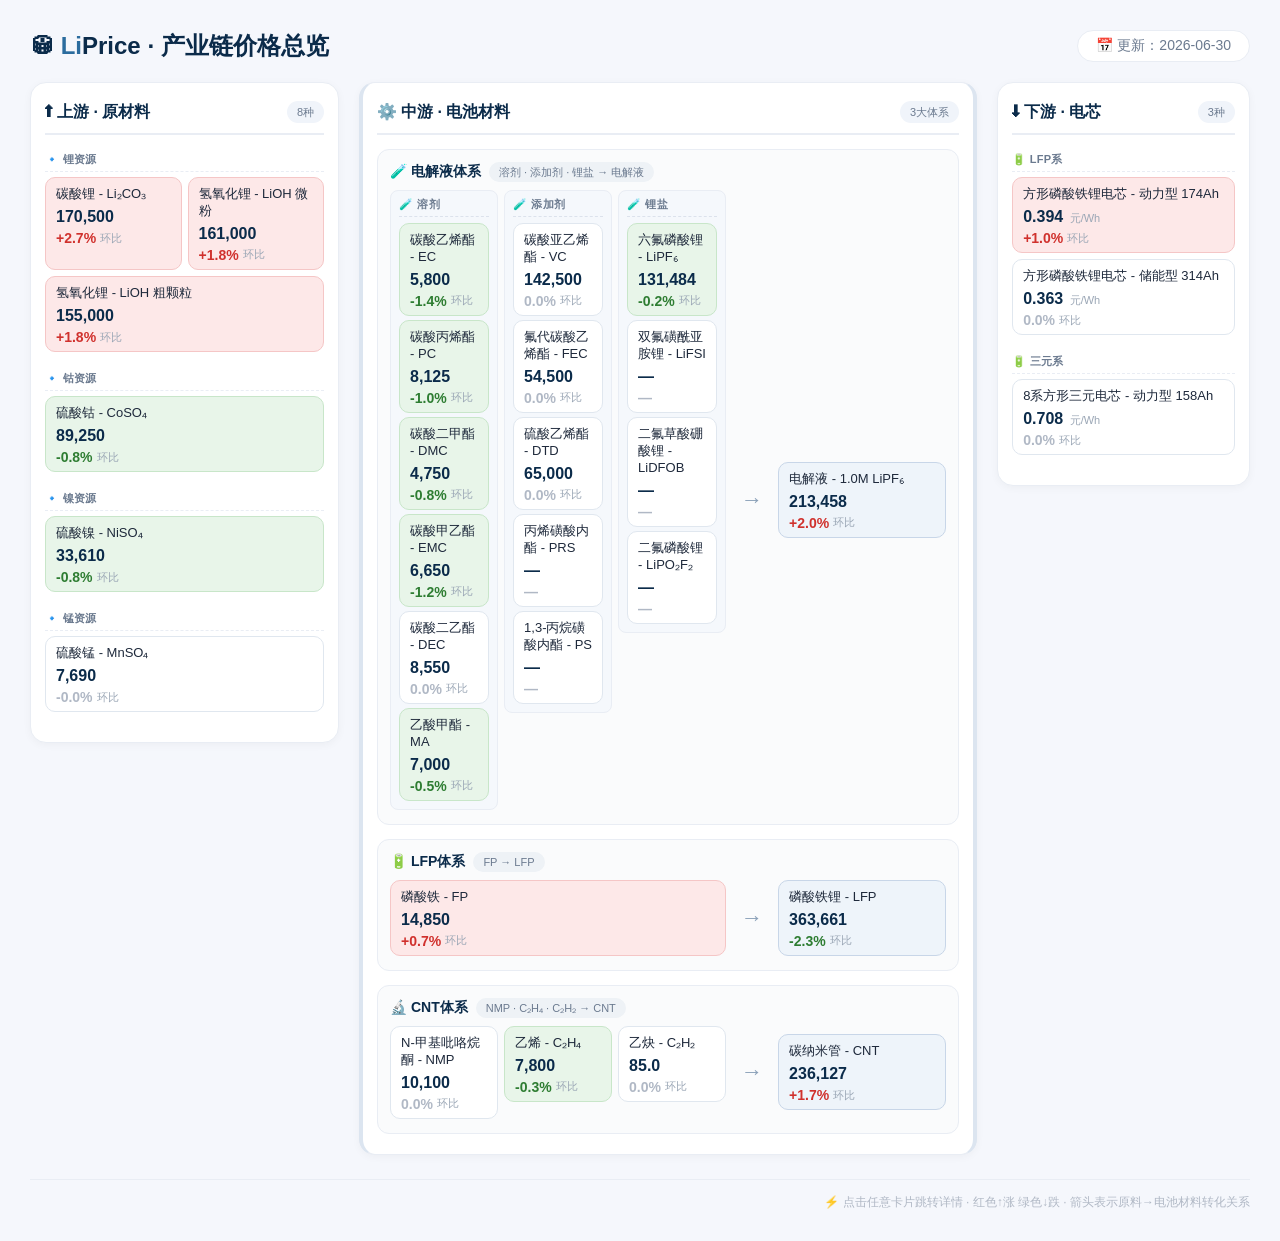
<file: 02_Output/UI/overview_page_redesign_0629.html>
<!DOCTYPE html>
<html lang="zh-CN">
<head>
    <meta charset="UTF-8" />
    <meta name="viewport" content="width=device-width, initial-scale=1.0" />
    <title>产业链价格看板 · 总览</title>
    <style>
        * {
            margin: 0;
            padding: 0;
            box-sizing: border-box;
        }
        body {
            font-family: 'Calibri', 'Microsoft YaHei', sans-serif;
            background: #f5f7fc;
            padding: 30px;
            color: #1e293b;
        }

        .container {
            max-width: 1440px;
            margin: 0 auto;
        }

        /* 页眉 */
        .page-header {
            display: flex;
            justify-content: space-between;
            align-items: center;
            margin-bottom: 20px;
            flex-wrap: wrap;
            gap: 12px;
        }
        .page-header h1 {
            font-size: 24px;
            font-weight: 600;
            color: #0b2b4a;
        }
        .page-header h1 span {
            color: #2b6c9e;
        }
        .page-header .update {
            font-size: 14px;
            color: #6b7a8f;
            background: #fff;
            padding: 6px 18px;
            border-radius: 20px;
            border: 1px solid #e9edf4;
        }

        /* 三列布局：上游 | 中游 | 下游 */
        .three-col {
            display: grid;
            grid-template-columns: 1.1fr 2.2fr 0.9fr;
            gap: 20px;
            align-items: start;
        }
        @media (max-width: 1200px) {
            .three-col {
                grid-template-columns: 1fr 1.5fr 1fr;
            }
        }
        @media (max-width: 992px) {
            .three-col {
                grid-template-columns: 1fr;
                gap: 24px;
            }
        }

        /* 每一列 */
        .col {
            background: #fff;
            border-radius: 16px;
            padding: 18px 14px 20px;
            border: 1px solid #e9edf4;
            box-shadow: 0 2px 8px rgba(0, 0, 0, 0.04);
            height: fit-content;
        }

        .col-header {
            display: flex;
            justify-content: space-between;
            align-items: center;
            padding-bottom: 10px;
            border-bottom: 2px solid #e9edf4;
            margin-bottom: 14px;
        }
        .col-header .title {
            font-size: 16px;
            font-weight: 600;
            color: #0b2b4a;
        }
        .col-header .title .emoji {
            margin-right: 4px;
        }
        .col-header .count {
            font-size: 11px;
            color: #6b7a8f;
            background: #f0f4fa;
            padding: 0px 10px;
            border-radius: 12px;
            line-height: 22px;
            white-space: nowrap;
        }

        /* 卡片网格 */
        .card-grid {
            display: flex;
            flex-wrap: wrap;
            gap: 6px;
        }

        /* 单个材料卡片 */
        .mat-card {
            flex: 1 1 calc(50% - 6px);
            min-width: 90px;
            border-radius: 10px;
            padding: 8px 10px 6px;
            border: 1px solid #e0e7ef;
            transition: all 0.15s;
            cursor: pointer;
            display: flex;
            flex-direction: column;
            background: #ffffff;
        }
        .mat-card:hover {
            transform: translateY(-2px);
            box-shadow: 0 6px 14px rgba(0, 0, 0, 0.06);
            border-color: #b0c4db;
        }

        /* 涨跌背景色 */
        .mat-card.up {
            background: #fde8e8;
            border-color: #f5c6c6;
        }
        .mat-card.down {
            background: #e8f5e9;
            border-color: #c8e6c9;
        }
        .mat-card.flat {
            background: #ffffff;
            border-color: #e0e7ef;
        }

        /* 第一行：中文名 + 化学式 */
        .mat-card .name {
            font-size: 13px;
            font-weight: 500;
            color: #1e293b;
            line-height: 1.3;
            margin-bottom: 2px;
        }
        .mat-card .name .chem {
            font-weight: 400;
            color: #1e293b;
        }

        /* 第二行：价格 */
        .mat-card .price {
            font-size: 16px;
            font-weight: 700;
            color: #0b2b4a;
            line-height: 1.2;
            margin: 2px 0;
        }
        .mat-card .price .unit {
            font-size: 11px;
            font-weight: 400;
            color: #9aa6b5;
            margin-left: 2px;
        }

        /* 第三行：涨跌幅 */
        .mat-card .change {
            font-size: 14px;
            font-weight: 700;
            margin-top: 2px;
            display: flex;
            align-items: center;
            gap: 2px;
        }
        .mat-card .change .up {
            color: #d0312d;
        }
        .mat-card .change .down {
            color: #2e7d32;
        }
        .mat-card .change .flat {
            color: #b0b8c5;
        }
        .mat-card .change .label {
            font-weight: 400;
            color: #9aa6b5;
            font-size: 11px;
            margin-left: 2px;
        }

        /* 子分组标签 */
        .sub-group {
            margin-bottom: 10px;
            width: 100%;
        }
        .sub-group .group-label {
            font-size: 11px;
            font-weight: 600;
            color: #6b7a8f;
            padding: 3px 0 4px 0;
            letter-spacing: 0.3px;
            border-bottom: 1px dashed #e9edf4;
            margin-bottom: 5px;
            width: 100%;
            text-transform: uppercase;
        }

        /* ----- 中游特殊布局：体系块 ----- */
        .system-block {
            background: #fafbfc;
            border-radius: 12px;
            padding: 12px 12px 14px;
            margin-bottom: 14px;
            border: 1px solid #e9edf4;
        }
        .system-block:last-child {
            margin-bottom: 0;
        }
        .system-block .block-title {
            font-size: 14px;
            font-weight: 600;
            color: #0b2b4a;
            margin-bottom: 8px;
            display: flex;
            align-items: center;
            gap: 8px;
        }
        .system-block .block-title .badge {
            font-size: 11px;
            font-weight: 400;
            color: #6b7a8f;
            background: #eef2f6;
            padding: 0px 10px;
            border-radius: 12px;
            line-height: 20px;
        }

        /* 体系内 flex 行 */
        .system-row {
            display: flex;
            align-items: stretch;
            gap: 8px;
        }
        .system-row .raw-materials {
            flex: 2;
            display: flex;
            flex-wrap: wrap;
            gap: 6px;
            align-items: start;
        }

        /* 电解液体系内三列原料 */
        .raw-materials .raw-col {
            flex: 1;
            min-width: 100px;
            background: #f5f8fc;
            border-radius: 8px;
            padding: 6px 8px 8px;
            border: 1px solid #e9edf4;
        }
        .raw-materials .raw-col .raw-title {
            font-size: 11px;
            font-weight: 600;
            color: #6b7a8f;
            border-bottom: 1px dashed #dce2ec;
            padding-bottom: 4px;
            margin-bottom: 6px;
            text-transform: uppercase;
            letter-spacing: 0.5px;
        }
        .raw-materials .raw-col .mat-card {
            flex: 1 1 100%;
            min-width: 60px;
            margin-bottom: 4px;
        }
        .raw-materials .raw-col .mat-card:last-child {
            margin-bottom: 0;
        }

        .system-row .arrow-column {
            flex: 0 0 36px;
            display: flex;
            align-items: center;
            justify-content: center;
            font-size: 22px;
            color: #8aa0b8;
            font-weight: 300;
        }
        .system-row .product-material {
            flex: 1;
            display: flex;
            align-items: center;
        }
        .system-row .product-material .mat-card {
            flex: 1;
            min-width: 100px;
            background: #eef4fa;
            border-color: #c8d6e8;
        }
        .system-row .product-material .mat-card:hover {
            background: #e2eaf2;
        }

        /* 注释 */
        .footer-note {
            margin-top: 24px;
            font-size: 12px;
            color: #b0b8c5;
            text-align: right;
            border-top: 1px solid #e9edf4;
            padding-top: 14px;
        }

        /* 响应式 */
        @media (max-width: 992px) {
            .three-col {
                grid-template-columns: 1fr;
            }
            .system-row {
                flex-wrap: wrap;
            }
            .system-row .arrow-column {
                flex: 0 0 100%;
                height: 30px;
                transform: rotate(90deg);
            }
            .raw-materials .raw-col {
                flex: 1 1 calc(50% - 4px);
            }
        }
        @media (max-width: 600px) {
            body {
                padding: 16px;
            }
            .raw-materials .raw-col {
                flex: 1 1 100%;
            }
            .system-row .product-material .mat-card {
                min-width: 60px;
            }
        }
    </style>
</head>
<body>
    <div class="container">

        <!-- 页眉 -->
        <div class="page-header">
            <h1>⛁ <span>Li</span>Price · 产业链价格总览</h1>
            <div class="update">📅 更新：2026-06-30</div>
        </div>

        <!-- ============================================================ -->
        <!-- 三列：上游 | 中游 | 下游 -->
        <!-- ============================================================ -->
        <div class="three-col">

            <!-- ========================================================== -->
            <!-- 第1列：上游 · 原材料 -->
            <!-- ========================================================== -->
            <div class="col">
                <div class="col-header">
                    <span class="title"><span class="emoji">⬆</span>上游 · 原材料</span>
                    <span class="count">8种</span>
                </div>

                <div class="card-grid">
                    <!-- 锂 -->
                    <div class="sub-group">
                        <div class="group-label">🔹 锂资源</div>
                        <div class="card-grid" style="width:100%;">
                            <div class="mat-card up" onclick="alert('跳转：碳酸锂')">
                                <div class="name">碳酸锂 <span class="chem">- Li₂CO₃</span></div>
                                <div class="price">170,500</div>
                                <div class="change"><span class="up">+2.7%</span> <span class="label">环比</span></div>
                            </div>
                            <div class="mat-card up" onclick="alert('跳转：氢氧化锂微粉')">
                                <div class="name">氢氧化锂 <span class="chem">- LiOH</span> 微粉</div>
                                <div class="price">161,000</div>
                                <div class="change"><span class="up">+1.8%</span> <span class="label">环比</span></div>
                            </div>
                            <div class="mat-card up" onclick="alert('跳转：氢氧化锂粗颗粒')">
                                <div class="name">氢氧化锂 <span class="chem">- LiOH</span> 粗颗粒</div>
                                <div class="price">155,000</div>
                                <div class="change"><span class="up">+1.8%</span> <span class="label">环比</span></div>
                            </div>
                        </div>
                    </div>

                    <!-- 钴 -->
                    <div class="sub-group">
                        <div class="group-label">🔹 钴资源</div>
                        <div class="card-grid" style="width:100%;">
                            <div class="mat-card down" onclick="alert('跳转：硫酸钴')">
                                <div class="name">硫酸钴 <span class="chem">- CoSO₄</span></div>
                                <div class="price">89,250</div>
                                <div class="change"><span class="down">-0.8%</span> <span class="label">环比</span></div>
                            </div>
                        </div>
                    </div>

                    <!-- 镍 -->
                    <div class="sub-group">
                        <div class="group-label">🔹 镍资源</div>
                        <div class="card-grid" style="width:100%;">
                            <div class="mat-card down" onclick="alert('跳转：硫酸镍')">
                                <div class="name">硫酸镍 <span class="chem">- NiSO₄</span></div>
                                <div class="price">33,610</div>
                                <div class="change"><span class="down">-0.8%</span> <span class="label">环比</span></div>
                            </div>
                        </div>
                    </div>

                    <!-- 锰 -->
                    <div class="sub-group">
                        <div class="group-label">🔹 锰资源</div>
                        <div class="card-grid" style="width:100%;">
                            <div class="mat-card flat" onclick="alert('跳转：硫酸锰')">
                                <div class="name">硫酸锰 <span class="chem">- MnSO₄</span></div>
                                <div class="price">7,690</div>
                                <div class="change"><span class="flat">-0.0%</span> <span class="label">环比</span></div>
                            </div>
                        </div>
                    </div>
                </div>
            </div>

            <!-- ========================================================== -->
            <!-- 第2列：中游 · 电池材料 -->
            <!-- ========================================================== -->
            <div class="col" style="border-left: 4px solid #dce5f0; border-right: 4px solid #dce5f0;">
                <div class="col-header">
                    <span class="title"><span class="emoji">⚙️</span>中游 · 电池材料</span>
                    <span class="count">3大体系</span>
                </div>

                <!-- ================================================== -->
                <!-- 体系1：电解液体系 -->
                <!-- ================================================== -->
                <div class="system-block">
                    <div class="block-title">
                        🧪 电解液体系
                        <span class="badge">溶剂 · 添加剂 · 锂盐 → 电解液</span>
                    </div>
                    <div class="system-row">
                        <!-- 左侧：三列原料 -->
                        <div class="raw-materials">
                            <!-- 溶剂列 -->
                            <div class="raw-col">
                                <div class="raw-title">🧪 溶剂</div>
                                <div class="mat-card down" onclick="alert('跳转：EC')">
                                    <div class="name">碳酸乙烯酯 <span class="chem">- EC</span></div>
                                    <div class="price">5,800</div>
                                    <div class="change"><span class="down">-1.4%</span> <span class="label">环比</span></div>
                                </div>
                                <div class="mat-card down" onclick="alert('跳转：PC')">
                                    <div class="name">碳酸丙烯酯 <span class="chem">- PC</span></div>
                                    <div class="price">8,125</div>
                                    <div class="change"><span class="down">-1.0%</span> <span class="label">环比</span></div>
                                </div>
                                <div class="mat-card down" onclick="alert('跳转：DMC')">
                                    <div class="name">碳酸二甲酯 <span class="chem">- DMC</span></div>
                                    <div class="price">4,750</div>
                                    <div class="change"><span class="down">-0.8%</span> <span class="label">环比</span></div>
                                </div>
                                <div class="mat-card down" onclick="alert('跳转：EMC')">
                                    <div class="name">碳酸甲乙酯 <span class="chem">- EMC</span></div>
                                    <div class="price">6,650</div>
                                    <div class="change"><span class="down">-1.2%</span> <span class="label">环比</span></div>
                                </div>
                                <div class="mat-card flat" onclick="alert('跳转：DEC')">
                                    <div class="name">碳酸二乙酯 <span class="chem">- DEC</span></div>
                                    <div class="price">8,550</div>
                                    <div class="change"><span class="flat">0.0%</span> <span class="label">环比</span></div>
                                </div>
                                <div class="mat-card down" onclick="alert('跳转：MA')">
                                    <div class="name">乙酸甲酯 <span class="chem">- MA</span></div>
                                    <div class="price">7,000</div>
                                    <div class="change"><span class="down">-0.5%</span> <span class="label">环比</span></div>
                                </div>
                            </div>

                            <!-- 添加剂列 -->
                            <div class="raw-col">
                                <div class="raw-title">🧪 添加剂</div>
                                <div class="mat-card flat" onclick="alert('跳转：VC')">
                                    <div class="name">碳酸亚乙烯酯 <span class="chem">- VC</span></div>
                                    <div class="price">142,500</div>
                                    <div class="change"><span class="flat">0.0%</span> <span class="label">环比</span></div>
                                </div>
                                <div class="mat-card flat" onclick="alert('跳转：FEC')">
                                    <div class="name">氟代碳酸乙烯酯 <span class="chem">- FEC</span></div>
                                    <div class="price">54,500</div>
                                    <div class="change"><span class="flat">0.0%</span> <span class="label">环比</span></div>
                                </div>
                                <div class="mat-card flat" onclick="alert('跳转：DTD')">
                                    <div class="name">硫酸乙烯酯 <span class="chem">- DTD</span></div>
                                    <div class="price">65,000</div>
                                    <div class="change"><span class="flat">0.0%</span> <span class="label">环比</span></div>
                                </div>
                                <div class="mat-card flat" onclick="alert('跳转：PRS')">
                                    <div class="name">丙烯磺酸内酯 <span class="chem">- PRS</span></div>
                                    <div class="price">—</div>
                                    <div class="change"><span class="flat">—</span></div>
                                </div>
                                <div class="mat-card flat" onclick="alert('跳转：PS')">
                                    <div class="name">1,3-丙烷磺酸内酯 <span class="chem">- PS</span></div>
                                    <div class="price">—</div>
                                    <div class="change"><span class="flat">—</span></div>
                                </div>
                            </div>

                            <!-- 锂盐列 -->
                            <div class="raw-col">
                                <div class="raw-title">🧪 锂盐</div>
                                <div class="mat-card down" onclick="alert('跳转：六氟磷酸锂')">
                                    <div class="name">六氟磷酸锂 <span class="chem">- LiPF₆</span></div>
                                    <div class="price">131,484</div>
                                    <div class="change"><span class="down">-0.2%</span> <span class="label">环比</span></div>
                                </div>
                                <div class="mat-card flat" onclick="alert('跳转：LiFSI')">
                                    <div class="name">双氟磺酰亚胺锂 <span class="chem">- LiFSI</span></div>
                                    <div class="price">—</div>
                                    <div class="change"><span class="flat">—</span></div>
                                </div>
                                <div class="mat-card flat" onclick="alert('跳转：LiDFOB')">
                                    <div class="name">二氟草酸硼酸锂 <span class="chem">- LiDFOB</span></div>
                                    <div class="price">—</div>
                                    <div class="change"><span class="flat">—</span></div>
                                </div>
                                <div class="mat-card flat" onclick="alert('跳转：LiPO₂F₂')">
                                    <div class="name">二氟磷酸锂 <span class="chem">- LiPO₂F₂</span></div>
                                    <div class="price">—</div>
                                    <div class="change"><span class="flat">—</span></div>
                                </div>
                            </div>
                        </div>

                        <!-- 中间箭头 -->
                        <div class="arrow-column">→</div>

                        <!-- 右侧：电解液 -->
                        <div class="product-material">
                            <div class="mat-card up" onclick="alert('跳转：电解液')" style="background:#eef4fa; border-color:#c8d6e8;">
                                <div class="name">电解液 <span class="chem">- 1.0M LiPF₆</span></div>
                                <div class="price">213,458</div>
                                <div class="change"><span class="up">+2.0%</span> <span class="label">环比</span></div>
                            </div>
                        </div>
                    </div>
                </div>

                <!-- ================================================== -->
                <!-- 体系2：LFP体系 -->
                <!-- ================================================== -->
                <div class="system-block">
                    <div class="block-title">
                        🔋 LFP体系
                        <span class="badge">FP → LFP</span>
                    </div>
                    <div class="system-row">
                        <div class="raw-materials">
                            <div class="mat-card up" onclick="alert('跳转：磷酸铁')" style="flex:1;">
                                <div class="name">磷酸铁 <span class="chem">- FP</span></div>
                                <div class="price">14,850</div>
                                <div class="change"><span class="up">+0.7%</span> <span class="label">环比</span></div>
                            </div>
                        </div>
                        <div class="arrow-column">→</div>
                        <div class="product-material">
                            <div class="mat-card down" onclick="alert('跳转：磷酸铁锂')" style="background:#eef4fa; border-color:#c8d6e8;">
                                <div class="name">磷酸铁锂 <span class="chem">- LFP</span></div>
                                <div class="price">363,661</div>
                                <div class="change"><span class="down">-2.3%</span> <span class="label">环比</span></div>
                            </div>
                        </div>
                    </div>
                </div>

                <!-- ================================================== -->
                <!-- 体系3：CNT体系 -->
                <!-- ================================================== -->
                <div class="system-block">
                    <div class="block-title">
                        🔬 CNT体系
                        <span class="badge">NMP · C₂H₄ · C₂H₂ → CNT</span>
                    </div>
                    <div class="system-row">
                        <div class="raw-materials">
                            <div class="mat-card flat" onclick="alert('跳转：NMP')" style="flex:1;">
                                <div class="name">N-甲基吡咯烷酮 <span class="chem">- NMP</span></div>
                                <div class="price">10,100</div>
                                <div class="change"><span class="flat">0.0%</span> <span class="label">环比</span></div>
                            </div>
                            <div class="mat-card down" onclick="alert('跳转：乙烯')" style="flex:1;">
                                <div class="name">乙烯 <span class="chem">- C₂H₄</span></div>
                                <div class="price">7,800</div>
                                <div class="change"><span class="down">-0.3%</span> <span class="label">环比</span></div>
                            </div>
                            <div class="mat-card flat" onclick="alert('跳转：乙炔')" style="flex:1;">
                                <div class="name">乙炔 <span class="chem">- C₂H₂</span></div>
                                <div class="price">85.0</div>
                                <div class="change"><span class="flat">0.0%</span> <span class="label">环比</span></div>
                            </div>
                        </div>
                        <div class="arrow-column">→</div>
                        <div class="product-material">
                            <div class="mat-card up" onclick="alert('跳转：碳纳米管')" style="background:#eef4fa; border-color:#c8d6e8;">
                                <div class="name">碳纳米管 <span class="chem">- CNT</span></div>
                                <div class="price">236,127</div>
                                <div class="change"><span class="up">+1.7%</span> <span class="label">环比</span></div>
                            </div>
                        </div>
                    </div>
                </div>
            </div>

            <!-- ========================================================== -->
            <!-- 第3列：下游 · 电芯 -->
            <!-- ========================================================== -->
            <div class="col">
                <div class="col-header">
                    <span class="title"><span class="emoji">⬇</span>下游 · 电芯</span>
                    <span class="count">3种</span>
                </div>

                <div class="card-grid">
                    <div class="sub-group" style="width:100%;">
                        <div class="group-label">🔋 LFP系</div>
                        <div class="card-grid" style="width:100%;">
                            <div class="mat-card up" onclick="alert('跳转：LFP动力电芯')" style="flex:1 1 100%;">
                                <div class="name">方形磷酸铁锂电芯 <span class="chem">- 动力型 174Ah</span></div>
                                <div class="price">0.394 <span class="unit">元/Wh</span></div>
                                <div class="change"><span class="up">+1.0%</span> <span class="label">环比</span></div>
                            </div>
                            <div class="mat-card flat" onclick="alert('跳转：LFP储能电芯')" style="flex:1 1 100%;">
                                <div class="name">方形磷酸铁锂电芯 <span class="chem">- 储能型 314Ah</span></div>
                                <div class="price">0.363 <span class="unit">元/Wh</span></div>
                                <div class="change"><span class="flat">0.0%</span> <span class="label">环比</span></div>
                            </div>
                        </div>
                    </div>

                    <div class="sub-group" style="width:100%;">
                        <div class="group-label">🔋 三元系</div>
                        <div class="card-grid" style="width:100%;">
                            <div class="mat-card flat" onclick="alert('跳转：三元电芯')" style="flex:1 1 100%;">
                                <div class="name">8系方形三元电芯 <span class="chem">- 动力型 158Ah</span></div>
                                <div class="price">0.708 <span class="unit">元/Wh</span></div>
                                <div class="change"><span class="flat">0.0%</span> <span class="label">环比</span></div>
                            </div>
                        </div>
                    </div>
                </div>
            </div>
        </div>

        <div class="footer-note">
            ⚡ 点击任意卡片跳转详情 · 红色↑涨 绿色↓跌 · 箭头表示原料→电池材料转化关系
        </div>
    </div>
</body>
</html>
</file>
